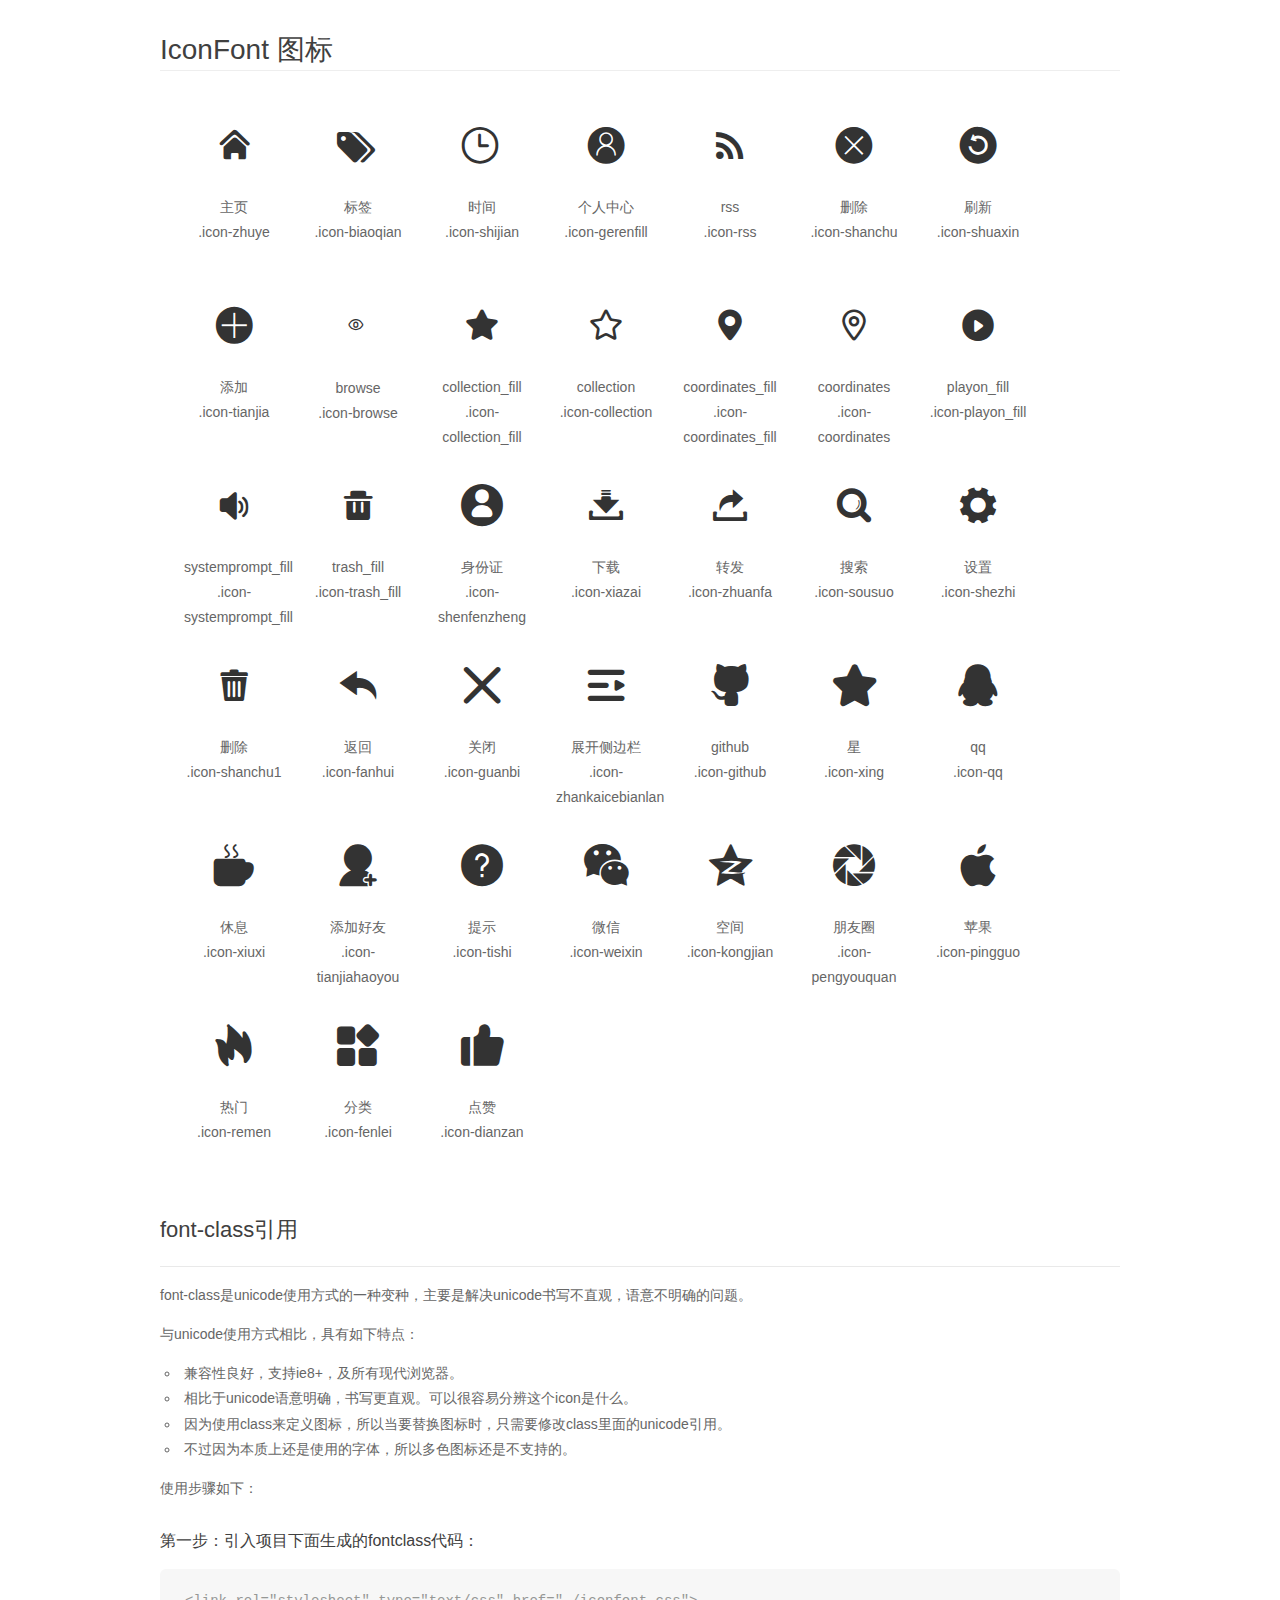
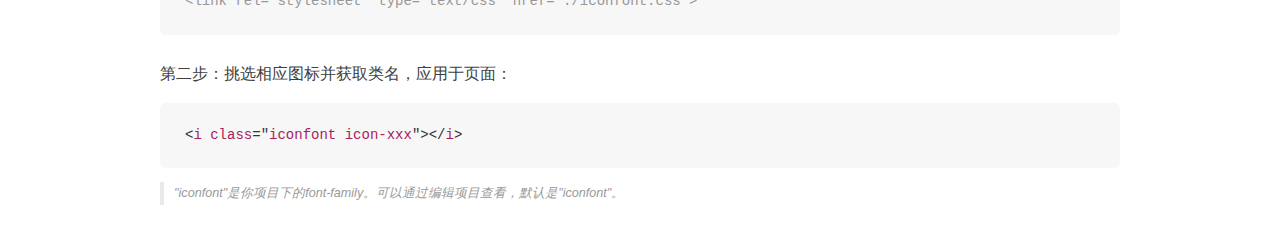
<file: myBlog1.0/IconFont/demo_fontclass.html>
<!DOCTYPE html>
<html>
<head>
    <meta charset="utf-8"/>
    <title>IconFont</title>
    <link rel="stylesheet" href="demo.css">
    <link rel="stylesheet" href="iconfont.css">
</head>
<body>
    <div class="main markdown">
        <h1>IconFont 图标</h1>
        <ul class="icon_lists clear">
            
                <li>
                <i class="icon iconfont icon-zhuye"></i>
                    <div class="name">主页</div>
                    <div class="fontclass">.icon-zhuye</div>
                </li>
            
                <li>
                <i class="icon iconfont icon-biaoqian"></i>
                    <div class="name">标签</div>
                    <div class="fontclass">.icon-biaoqian</div>
                </li>
            
                <li>
                <i class="icon iconfont icon-shijian"></i>
                    <div class="name">时间</div>
                    <div class="fontclass">.icon-shijian</div>
                </li>
            
                <li>
                <i class="icon iconfont icon-gerenfill"></i>
                    <div class="name">个人中心</div>
                    <div class="fontclass">.icon-gerenfill</div>
                </li>
            
                <li>
                <i class="icon iconfont icon-rss"></i>
                    <div class="name">rss</div>
                    <div class="fontclass">.icon-rss</div>
                </li>
            
                <li>
                <i class="icon iconfont icon-shanchu"></i>
                    <div class="name">删除</div>
                    <div class="fontclass">.icon-shanchu</div>
                </li>
            
                <li>
                <i class="icon iconfont icon-shuaxin"></i>
                    <div class="name">刷新</div>
                    <div class="fontclass">.icon-shuaxin</div>
                </li>
            
                <li>
                <i class="icon iconfont icon-tianjia"></i>
                    <div class="name">添加</div>
                    <div class="fontclass">.icon-tianjia</div>
                </li>
            
                <li>
                <i class="icon iconfont icon-browse"></i>
                    <div class="name">browse</div>
                    <div class="fontclass">.icon-browse</div>
                </li>
            
                <li>
                <i class="icon iconfont icon-collection_fill"></i>
                    <div class="name">collection_fill</div>
                    <div class="fontclass">.icon-collection_fill</div>
                </li>
            
                <li>
                <i class="icon iconfont icon-collection"></i>
                    <div class="name">collection</div>
                    <div class="fontclass">.icon-collection</div>
                </li>
            
                <li>
                <i class="icon iconfont icon-coordinates_fill"></i>
                    <div class="name">coordinates_fill</div>
                    <div class="fontclass">.icon-coordinates_fill</div>
                </li>
            
                <li>
                <i class="icon iconfont icon-coordinates"></i>
                    <div class="name">coordinates</div>
                    <div class="fontclass">.icon-coordinates</div>
                </li>
            
                <li>
                <i class="icon iconfont icon-playon_fill"></i>
                    <div class="name">playon_fill</div>
                    <div class="fontclass">.icon-playon_fill</div>
                </li>
            
                <li>
                <i class="icon iconfont icon-systemprompt_fill"></i>
                    <div class="name">systemprompt_fill</div>
                    <div class="fontclass">.icon-systemprompt_fill</div>
                </li>
            
                <li>
                <i class="icon iconfont icon-trash_fill"></i>
                    <div class="name">trash_fill</div>
                    <div class="fontclass">.icon-trash_fill</div>
                </li>
            
                <li>
                <i class="icon iconfont icon-shenfenzheng"></i>
                    <div class="name">身份证</div>
                    <div class="fontclass">.icon-shenfenzheng</div>
                </li>
            
                <li>
                <i class="icon iconfont icon-xiazai"></i>
                    <div class="name">下载</div>
                    <div class="fontclass">.icon-xiazai</div>
                </li>
            
                <li>
                <i class="icon iconfont icon-zhuanfa"></i>
                    <div class="name">转发</div>
                    <div class="fontclass">.icon-zhuanfa</div>
                </li>
            
                <li>
                <i class="icon iconfont icon-sousuo"></i>
                    <div class="name">搜索</div>
                    <div class="fontclass">.icon-sousuo</div>
                </li>
            
                <li>
                <i class="icon iconfont icon-shezhi"></i>
                    <div class="name">设置</div>
                    <div class="fontclass">.icon-shezhi</div>
                </li>
            
                <li>
                <i class="icon iconfont icon-shanchu1"></i>
                    <div class="name">删除</div>
                    <div class="fontclass">.icon-shanchu1</div>
                </li>
            
                <li>
                <i class="icon iconfont icon-fanhui"></i>
                    <div class="name">返回</div>
                    <div class="fontclass">.icon-fanhui</div>
                </li>
            
                <li>
                <i class="icon iconfont icon-guanbi"></i>
                    <div class="name">关闭</div>
                    <div class="fontclass">.icon-guanbi</div>
                </li>
            
                <li>
                <i class="icon iconfont icon-zhankaicebianlan"></i>
                    <div class="name">展开侧边栏</div>
                    <div class="fontclass">.icon-zhankaicebianlan</div>
                </li>
            
                <li>
                <i class="icon iconfont icon-github"></i>
                    <div class="name">github</div>
                    <div class="fontclass">.icon-github</div>
                </li>
            
                <li>
                <i class="icon iconfont icon-xing"></i>
                    <div class="name">星</div>
                    <div class="fontclass">.icon-xing</div>
                </li>
            
                <li>
                <i class="icon iconfont icon-qq"></i>
                    <div class="name">qq</div>
                    <div class="fontclass">.icon-qq</div>
                </li>
            
                <li>
                <i class="icon iconfont icon-xiuxi"></i>
                    <div class="name">休息</div>
                    <div class="fontclass">.icon-xiuxi</div>
                </li>
            
                <li>
                <i class="icon iconfont icon-tianjiahaoyou"></i>
                    <div class="name">添加好友</div>
                    <div class="fontclass">.icon-tianjiahaoyou</div>
                </li>
            
                <li>
                <i class="icon iconfont icon-tishi"></i>
                    <div class="name">提示</div>
                    <div class="fontclass">.icon-tishi</div>
                </li>
            
                <li>
                <i class="icon iconfont icon-weixin"></i>
                    <div class="name">微信</div>
                    <div class="fontclass">.icon-weixin</div>
                </li>
            
                <li>
                <i class="icon iconfont icon-kongjian"></i>
                    <div class="name">空间</div>
                    <div class="fontclass">.icon-kongjian</div>
                </li>
            
                <li>
                <i class="icon iconfont icon-pengyouquan"></i>
                    <div class="name">朋友圈</div>
                    <div class="fontclass">.icon-pengyouquan</div>
                </li>
            
                <li>
                <i class="icon iconfont icon-pingguo"></i>
                    <div class="name">苹果</div>
                    <div class="fontclass">.icon-pingguo</div>
                </li>
            
                <li>
                <i class="icon iconfont icon-remen"></i>
                    <div class="name">热门</div>
                    <div class="fontclass">.icon-remen</div>
                </li>
            
                <li>
                <i class="icon iconfont icon-fenlei"></i>
                    <div class="name">分类</div>
                    <div class="fontclass">.icon-fenlei</div>
                </li>
            
                <li>
                <i class="icon iconfont icon-dianzan"></i>
                    <div class="name">点赞</div>
                    <div class="fontclass">.icon-dianzan</div>
                </li>
            
        </ul>

        <h2 id="font-class-">font-class引用</h2>
        <hr>

        <p>font-class是unicode使用方式的一种变种，主要是解决unicode书写不直观，语意不明确的问题。</p>
        <p>与unicode使用方式相比，具有如下特点：</p>
        <ul>
        <li>兼容性良好，支持ie8+，及所有现代浏览器。</li>
        <li>相比于unicode语意明确，书写更直观。可以很容易分辨这个icon是什么。</li>
        <li>因为使用class来定义图标，所以当要替换图标时，只需要修改class里面的unicode引用。</li>
        <li>不过因为本质上还是使用的字体，所以多色图标还是不支持的。</li>
        </ul>
        <p>使用步骤如下：</p>
        <h3 id="-fontclass-">第一步：引入项目下面生成的fontclass代码：</h3>


        <pre><code class="lang-js hljs javascript"><span class="hljs-comment">&lt;link rel="stylesheet" type="text/css" href="./iconfont.css"&gt;</span></code></pre>
        <h3 id="-">第二步：挑选相应图标并获取类名，应用于页面：</h3>
        <pre><code class="lang-css hljs">&lt;<span class="hljs-selector-tag">i</span> <span class="hljs-selector-tag">class</span>="<span class="hljs-selector-tag">iconfont</span> <span class="hljs-selector-tag">icon-xxx</span>"&gt;&lt;/<span class="hljs-selector-tag">i</span>&gt;</code></pre>
        <blockquote>
        <p>"iconfont"是你项目下的font-family。可以通过编辑项目查看，默认是"iconfont"。</p>
        </blockquote>
    </div>
</body>
</html>
</file>
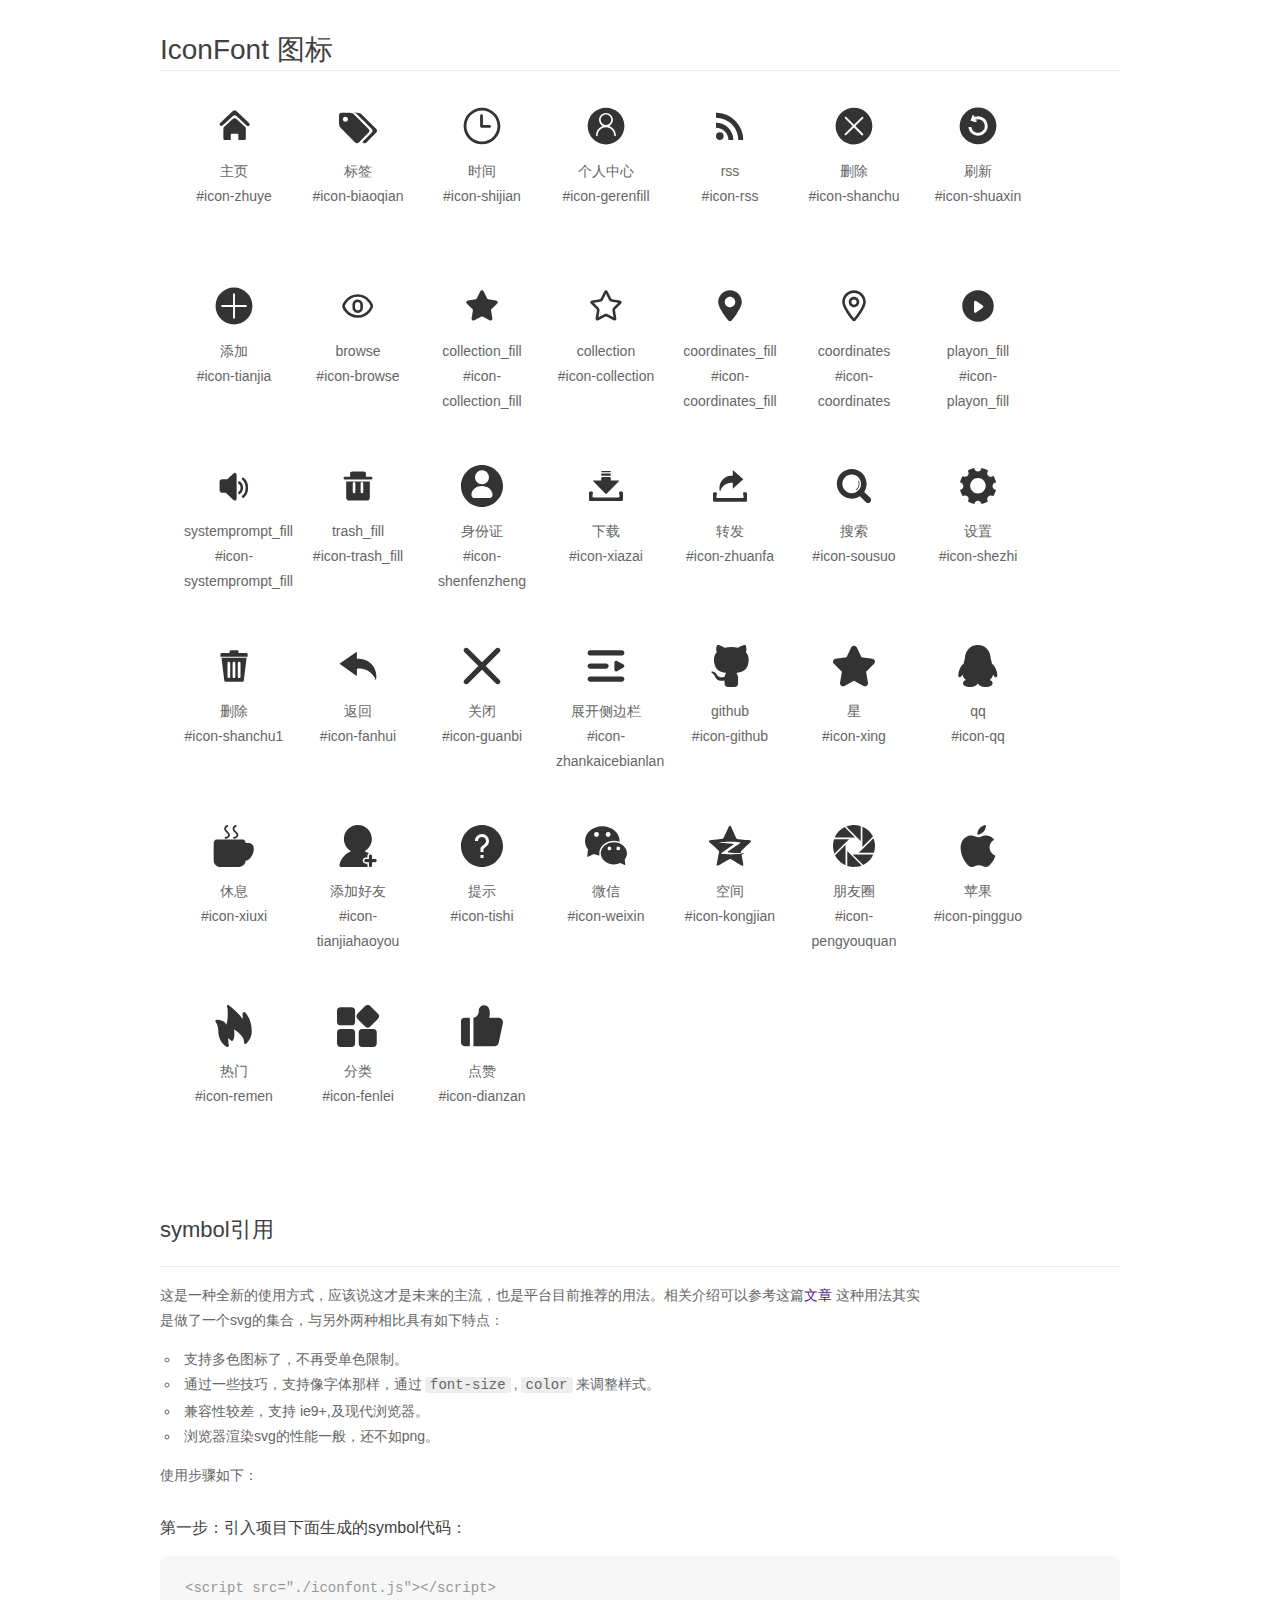
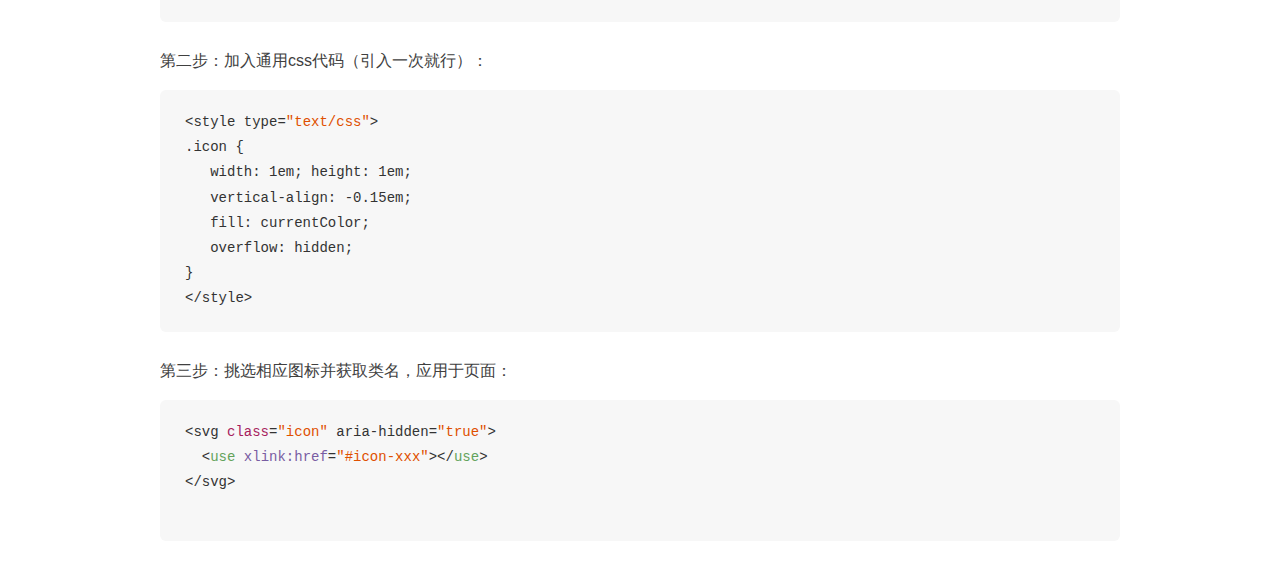
<file: myBlog1.0/IconFont/demo_symbol.html>
<!DOCTYPE html>
<html>
<head>
    <meta charset="utf-8"/>
    <title>IconFont</title>
    <link rel="stylesheet" href="demo.css">
    <script src="iconfont.js"></script>

    <style type="text/css">
        .icon {
          /* 通过设置 font-size 来改变图标大小 */
          width: 1em; height: 1em;
          /* 图标和文字相邻时，垂直对齐 */
          vertical-align: -0.15em;
          /* 通过设置 color 来改变 SVG 的颜色/fill */
          fill: currentColor;
          /* path 和 stroke 溢出 viewBox 部分在 IE 下会显示
             normalize.css 中也包含这行 */
          overflow: hidden;
        }

    </style>
</head>
<body>
    <div class="main markdown">
        <h1>IconFont 图标</h1>
        <ul class="icon_lists clear">
            
                <li>
                    <svg class="icon" aria-hidden="true">
                        <use xlink:href="#icon-zhuye"></use>
                    </svg>
                    <div class="name">主页</div>
                    <div class="fontclass">#icon-zhuye</div>
                </li>
            
                <li>
                    <svg class="icon" aria-hidden="true">
                        <use xlink:href="#icon-biaoqian"></use>
                    </svg>
                    <div class="name">标签</div>
                    <div class="fontclass">#icon-biaoqian</div>
                </li>
            
                <li>
                    <svg class="icon" aria-hidden="true">
                        <use xlink:href="#icon-shijian"></use>
                    </svg>
                    <div class="name">时间</div>
                    <div class="fontclass">#icon-shijian</div>
                </li>
            
                <li>
                    <svg class="icon" aria-hidden="true">
                        <use xlink:href="#icon-gerenfill"></use>
                    </svg>
                    <div class="name">个人中心</div>
                    <div class="fontclass">#icon-gerenfill</div>
                </li>
            
                <li>
                    <svg class="icon" aria-hidden="true">
                        <use xlink:href="#icon-rss"></use>
                    </svg>
                    <div class="name">rss</div>
                    <div class="fontclass">#icon-rss</div>
                </li>
            
                <li>
                    <svg class="icon" aria-hidden="true">
                        <use xlink:href="#icon-shanchu"></use>
                    </svg>
                    <div class="name">删除</div>
                    <div class="fontclass">#icon-shanchu</div>
                </li>
            
                <li>
                    <svg class="icon" aria-hidden="true">
                        <use xlink:href="#icon-shuaxin"></use>
                    </svg>
                    <div class="name">刷新</div>
                    <div class="fontclass">#icon-shuaxin</div>
                </li>
            
                <li>
                    <svg class="icon" aria-hidden="true">
                        <use xlink:href="#icon-tianjia"></use>
                    </svg>
                    <div class="name">添加</div>
                    <div class="fontclass">#icon-tianjia</div>
                </li>
            
                <li>
                    <svg class="icon" aria-hidden="true">
                        <use xlink:href="#icon-browse"></use>
                    </svg>
                    <div class="name">browse</div>
                    <div class="fontclass">#icon-browse</div>
                </li>
            
                <li>
                    <svg class="icon" aria-hidden="true">
                        <use xlink:href="#icon-collection_fill"></use>
                    </svg>
                    <div class="name">collection_fill</div>
                    <div class="fontclass">#icon-collection_fill</div>
                </li>
            
                <li>
                    <svg class="icon" aria-hidden="true">
                        <use xlink:href="#icon-collection"></use>
                    </svg>
                    <div class="name">collection</div>
                    <div class="fontclass">#icon-collection</div>
                </li>
            
                <li>
                    <svg class="icon" aria-hidden="true">
                        <use xlink:href="#icon-coordinates_fill"></use>
                    </svg>
                    <div class="name">coordinates_fill</div>
                    <div class="fontclass">#icon-coordinates_fill</div>
                </li>
            
                <li>
                    <svg class="icon" aria-hidden="true">
                        <use xlink:href="#icon-coordinates"></use>
                    </svg>
                    <div class="name">coordinates</div>
                    <div class="fontclass">#icon-coordinates</div>
                </li>
            
                <li>
                    <svg class="icon" aria-hidden="true">
                        <use xlink:href="#icon-playon_fill"></use>
                    </svg>
                    <div class="name">playon_fill</div>
                    <div class="fontclass">#icon-playon_fill</div>
                </li>
            
                <li>
                    <svg class="icon" aria-hidden="true">
                        <use xlink:href="#icon-systemprompt_fill"></use>
                    </svg>
                    <div class="name">systemprompt_fill</div>
                    <div class="fontclass">#icon-systemprompt_fill</div>
                </li>
            
                <li>
                    <svg class="icon" aria-hidden="true">
                        <use xlink:href="#icon-trash_fill"></use>
                    </svg>
                    <div class="name">trash_fill</div>
                    <div class="fontclass">#icon-trash_fill</div>
                </li>
            
                <li>
                    <svg class="icon" aria-hidden="true">
                        <use xlink:href="#icon-shenfenzheng"></use>
                    </svg>
                    <div class="name">身份证</div>
                    <div class="fontclass">#icon-shenfenzheng</div>
                </li>
            
                <li>
                    <svg class="icon" aria-hidden="true">
                        <use xlink:href="#icon-xiazai"></use>
                    </svg>
                    <div class="name">下载</div>
                    <div class="fontclass">#icon-xiazai</div>
                </li>
            
                <li>
                    <svg class="icon" aria-hidden="true">
                        <use xlink:href="#icon-zhuanfa"></use>
                    </svg>
                    <div class="name">转发</div>
                    <div class="fontclass">#icon-zhuanfa</div>
                </li>
            
                <li>
                    <svg class="icon" aria-hidden="true">
                        <use xlink:href="#icon-sousuo"></use>
                    </svg>
                    <div class="name">搜索</div>
                    <div class="fontclass">#icon-sousuo</div>
                </li>
            
                <li>
                    <svg class="icon" aria-hidden="true">
                        <use xlink:href="#icon-shezhi"></use>
                    </svg>
                    <div class="name">设置</div>
                    <div class="fontclass">#icon-shezhi</div>
                </li>
            
                <li>
                    <svg class="icon" aria-hidden="true">
                        <use xlink:href="#icon-shanchu1"></use>
                    </svg>
                    <div class="name">删除</div>
                    <div class="fontclass">#icon-shanchu1</div>
                </li>
            
                <li>
                    <svg class="icon" aria-hidden="true">
                        <use xlink:href="#icon-fanhui"></use>
                    </svg>
                    <div class="name">返回</div>
                    <div class="fontclass">#icon-fanhui</div>
                </li>
            
                <li>
                    <svg class="icon" aria-hidden="true">
                        <use xlink:href="#icon-guanbi"></use>
                    </svg>
                    <div class="name">关闭</div>
                    <div class="fontclass">#icon-guanbi</div>
                </li>
            
                <li>
                    <svg class="icon" aria-hidden="true">
                        <use xlink:href="#icon-zhankaicebianlan"></use>
                    </svg>
                    <div class="name">展开侧边栏</div>
                    <div class="fontclass">#icon-zhankaicebianlan</div>
                </li>
            
                <li>
                    <svg class="icon" aria-hidden="true">
                        <use xlink:href="#icon-github"></use>
                    </svg>
                    <div class="name">github</div>
                    <div class="fontclass">#icon-github</div>
                </li>
            
                <li>
                    <svg class="icon" aria-hidden="true">
                        <use xlink:href="#icon-xing"></use>
                    </svg>
                    <div class="name">星</div>
                    <div class="fontclass">#icon-xing</div>
                </li>
            
                <li>
                    <svg class="icon" aria-hidden="true">
                        <use xlink:href="#icon-qq"></use>
                    </svg>
                    <div class="name">qq</div>
                    <div class="fontclass">#icon-qq</div>
                </li>
            
                <li>
                    <svg class="icon" aria-hidden="true">
                        <use xlink:href="#icon-xiuxi"></use>
                    </svg>
                    <div class="name">休息</div>
                    <div class="fontclass">#icon-xiuxi</div>
                </li>
            
                <li>
                    <svg class="icon" aria-hidden="true">
                        <use xlink:href="#icon-tianjiahaoyou"></use>
                    </svg>
                    <div class="name">添加好友</div>
                    <div class="fontclass">#icon-tianjiahaoyou</div>
                </li>
            
                <li>
                    <svg class="icon" aria-hidden="true">
                        <use xlink:href="#icon-tishi"></use>
                    </svg>
                    <div class="name">提示</div>
                    <div class="fontclass">#icon-tishi</div>
                </li>
            
                <li>
                    <svg class="icon" aria-hidden="true">
                        <use xlink:href="#icon-weixin"></use>
                    </svg>
                    <div class="name">微信</div>
                    <div class="fontclass">#icon-weixin</div>
                </li>
            
                <li>
                    <svg class="icon" aria-hidden="true">
                        <use xlink:href="#icon-kongjian"></use>
                    </svg>
                    <div class="name">空间</div>
                    <div class="fontclass">#icon-kongjian</div>
                </li>
            
                <li>
                    <svg class="icon" aria-hidden="true">
                        <use xlink:href="#icon-pengyouquan"></use>
                    </svg>
                    <div class="name">朋友圈</div>
                    <div class="fontclass">#icon-pengyouquan</div>
                </li>
            
                <li>
                    <svg class="icon" aria-hidden="true">
                        <use xlink:href="#icon-pingguo"></use>
                    </svg>
                    <div class="name">苹果</div>
                    <div class="fontclass">#icon-pingguo</div>
                </li>
            
                <li>
                    <svg class="icon" aria-hidden="true">
                        <use xlink:href="#icon-remen"></use>
                    </svg>
                    <div class="name">热门</div>
                    <div class="fontclass">#icon-remen</div>
                </li>
            
                <li>
                    <svg class="icon" aria-hidden="true">
                        <use xlink:href="#icon-fenlei"></use>
                    </svg>
                    <div class="name">分类</div>
                    <div class="fontclass">#icon-fenlei</div>
                </li>
            
                <li>
                    <svg class="icon" aria-hidden="true">
                        <use xlink:href="#icon-dianzan"></use>
                    </svg>
                    <div class="name">点赞</div>
                    <div class="fontclass">#icon-dianzan</div>
                </li>
            
        </ul>


        <h2 id="symbol-">symbol引用</h2>
        <hr>

        <p>这是一种全新的使用方式，应该说这才是未来的主流，也是平台目前推荐的用法。相关介绍可以参考这篇<a href="">文章</a>
        这种用法其实是做了一个svg的集合，与另外两种相比具有如下特点：</p>
        <ul>
          <li>支持多色图标了，不再受单色限制。</li>
          <li>通过一些技巧，支持像字体那样，通过<code>font-size</code>,<code>color</code>来调整样式。</li>
          <li>兼容性较差，支持 ie9+,及现代浏览器。</li>
          <li>浏览器渲染svg的性能一般，还不如png。</li>
        </ul>
        <p>使用步骤如下：</p>
        <h3 id="-symbol-">第一步：引入项目下面生成的symbol代码：</h3>
        <pre><code class="lang-js hljs javascript"><span class="hljs-comment">&lt;script src="./iconfont.js"&gt;&lt;/script&gt;</span></code></pre>
        <h3 id="-css-">第二步：加入通用css代码（引入一次就行）：</h3>
        <pre><code class="lang-js hljs javascript">&lt;style type=<span class="hljs-string">"text/css"</span>&gt;
.icon {
   width: <span class="hljs-number">1</span>em; height: <span class="hljs-number">1</span>em;
   vertical-align: <span class="hljs-number">-0.15</span>em;
   fill: currentColor;
   overflow: hidden;
}
&lt;<span class="hljs-regexp">/style&gt;</span></code></pre>
        <h3 id="-">第三步：挑选相应图标并获取类名，应用于页面：</h3>
        <pre><code class="lang-js hljs javascript">&lt;svg <span class="hljs-class"><span class="hljs-keyword">class</span></span>=<span class="hljs-string">"icon"</span> aria-hidden=<span class="hljs-string">"true"</span>&gt;<span class="xml"><span class="hljs-tag">
  &lt;<span class="hljs-name">use</span> <span class="hljs-attr">xlink:href</span>=<span class="hljs-string">"#icon-xxx"</span>&gt;</span><span class="hljs-tag">&lt;/<span class="hljs-name">use</span>&gt;</span>
</span>&lt;<span class="hljs-regexp">/svg&gt;
        </span></code></pre>
    </div>
</body>
</html>
</file>
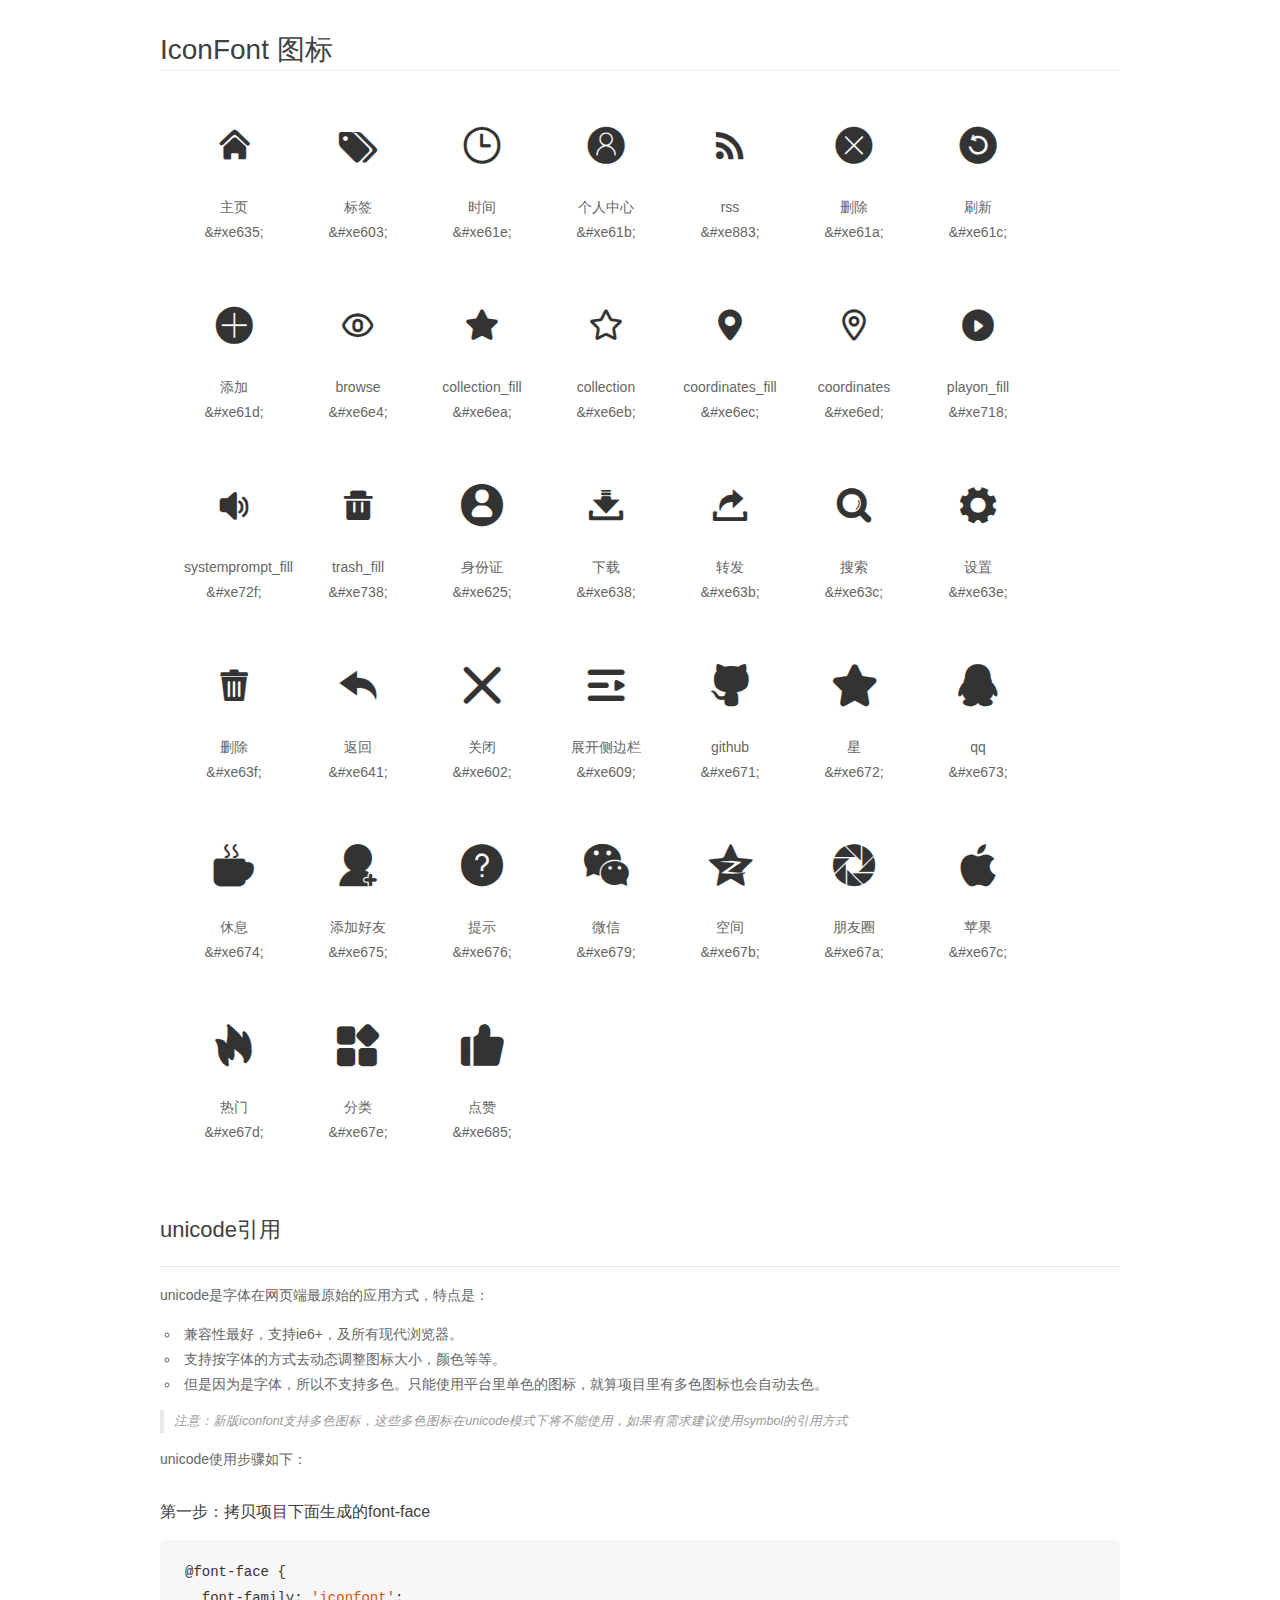
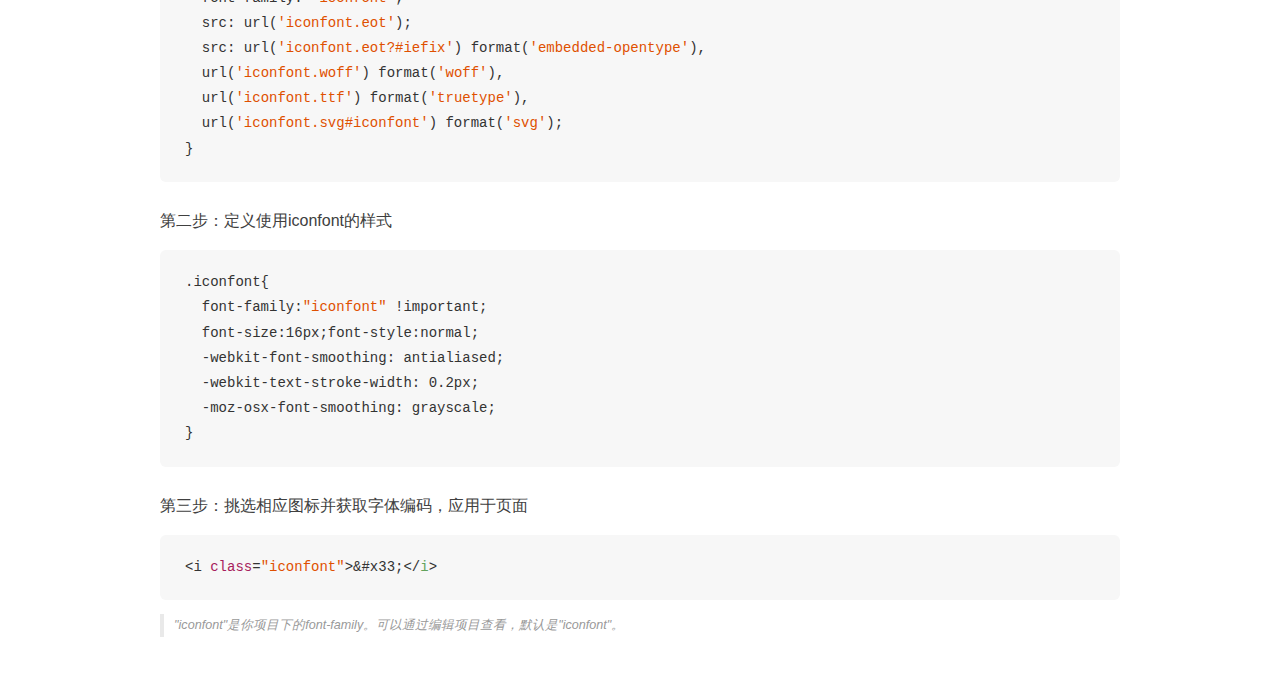
<file: myBlog1.0/IconFont/demo_unicode.html>
<!DOCTYPE html>
<html>
<head>
    <meta charset="utf-8"/>
    <title>IconFont</title>
    <link rel="stylesheet" href="demo.css">

    <style type="text/css">

        @font-face {font-family: "iconfont";
          src: url('iconfont.eot'); /* IE9*/
          src: url('iconfont.eot#iefix') format('embedded-opentype'), /* IE6-IE8 */
          url('iconfont.woff') format('woff'), /* chrome, firefox */
          url('iconfont.ttf') format('truetype'), /* chrome, firefox, opera, Safari, Android, iOS 4.2+*/
          url('iconfont.svg#iconfont') format('svg'); /* iOS 4.1- */
        }

        .iconfont {
          font-family:"iconfont" !important;
          font-size:16px;
          font-style:normal;
          -webkit-font-smoothing: antialiased;
          -webkit-text-stroke-width: 0.2px;
          -moz-osx-font-smoothing: grayscale;
        }

    </style>
</head>
<body>
    <div class="main markdown">
        <h1>IconFont 图标</h1>
        <ul class="icon_lists clear">
            
                <li>
                <i class="icon iconfont">&#xe635;</i>
                    <div class="name">主页</div>
                    <div class="code">&amp;#xe635;</div>
                </li>
            
                <li>
                <i class="icon iconfont">&#xe603;</i>
                    <div class="name">标签</div>
                    <div class="code">&amp;#xe603;</div>
                </li>
            
                <li>
                <i class="icon iconfont">&#xe61e;</i>
                    <div class="name">时间</div>
                    <div class="code">&amp;#xe61e;</div>
                </li>
            
                <li>
                <i class="icon iconfont">&#xe61b;</i>
                    <div class="name">个人中心</div>
                    <div class="code">&amp;#xe61b;</div>
                </li>
            
                <li>
                <i class="icon iconfont">&#xe883;</i>
                    <div class="name">rss</div>
                    <div class="code">&amp;#xe883;</div>
                </li>
            
                <li>
                <i class="icon iconfont">&#xe61a;</i>
                    <div class="name">删除</div>
                    <div class="code">&amp;#xe61a;</div>
                </li>
            
                <li>
                <i class="icon iconfont">&#xe61c;</i>
                    <div class="name">刷新</div>
                    <div class="code">&amp;#xe61c;</div>
                </li>
            
                <li>
                <i class="icon iconfont">&#xe61d;</i>
                    <div class="name">添加</div>
                    <div class="code">&amp;#xe61d;</div>
                </li>
            
                <li>
                <i class="icon iconfont">&#xe6e4;</i>
                    <div class="name">browse</div>
                    <div class="code">&amp;#xe6e4;</div>
                </li>
            
                <li>
                <i class="icon iconfont">&#xe6ea;</i>
                    <div class="name">collection_fill</div>
                    <div class="code">&amp;#xe6ea;</div>
                </li>
            
                <li>
                <i class="icon iconfont">&#xe6eb;</i>
                    <div class="name">collection</div>
                    <div class="code">&amp;#xe6eb;</div>
                </li>
            
                <li>
                <i class="icon iconfont">&#xe6ec;</i>
                    <div class="name">coordinates_fill</div>
                    <div class="code">&amp;#xe6ec;</div>
                </li>
            
                <li>
                <i class="icon iconfont">&#xe6ed;</i>
                    <div class="name">coordinates</div>
                    <div class="code">&amp;#xe6ed;</div>
                </li>
            
                <li>
                <i class="icon iconfont">&#xe718;</i>
                    <div class="name">playon_fill</div>
                    <div class="code">&amp;#xe718;</div>
                </li>
            
                <li>
                <i class="icon iconfont">&#xe72f;</i>
                    <div class="name">systemprompt_fill</div>
                    <div class="code">&amp;#xe72f;</div>
                </li>
            
                <li>
                <i class="icon iconfont">&#xe738;</i>
                    <div class="name">trash_fill</div>
                    <div class="code">&amp;#xe738;</div>
                </li>
            
                <li>
                <i class="icon iconfont">&#xe625;</i>
                    <div class="name">身份证</div>
                    <div class="code">&amp;#xe625;</div>
                </li>
            
                <li>
                <i class="icon iconfont">&#xe638;</i>
                    <div class="name">下载</div>
                    <div class="code">&amp;#xe638;</div>
                </li>
            
                <li>
                <i class="icon iconfont">&#xe63b;</i>
                    <div class="name">转发</div>
                    <div class="code">&amp;#xe63b;</div>
                </li>
            
                <li>
                <i class="icon iconfont">&#xe63c;</i>
                    <div class="name">搜索</div>
                    <div class="code">&amp;#xe63c;</div>
                </li>
            
                <li>
                <i class="icon iconfont">&#xe63e;</i>
                    <div class="name">设置</div>
                    <div class="code">&amp;#xe63e;</div>
                </li>
            
                <li>
                <i class="icon iconfont">&#xe63f;</i>
                    <div class="name">删除</div>
                    <div class="code">&amp;#xe63f;</div>
                </li>
            
                <li>
                <i class="icon iconfont">&#xe641;</i>
                    <div class="name">返回</div>
                    <div class="code">&amp;#xe641;</div>
                </li>
            
                <li>
                <i class="icon iconfont">&#xe602;</i>
                    <div class="name">关闭</div>
                    <div class="code">&amp;#xe602;</div>
                </li>
            
                <li>
                <i class="icon iconfont">&#xe609;</i>
                    <div class="name">展开侧边栏</div>
                    <div class="code">&amp;#xe609;</div>
                </li>
            
                <li>
                <i class="icon iconfont">&#xe671;</i>
                    <div class="name">github</div>
                    <div class="code">&amp;#xe671;</div>
                </li>
            
                <li>
                <i class="icon iconfont">&#xe672;</i>
                    <div class="name">星</div>
                    <div class="code">&amp;#xe672;</div>
                </li>
            
                <li>
                <i class="icon iconfont">&#xe673;</i>
                    <div class="name">qq</div>
                    <div class="code">&amp;#xe673;</div>
                </li>
            
                <li>
                <i class="icon iconfont">&#xe674;</i>
                    <div class="name">休息</div>
                    <div class="code">&amp;#xe674;</div>
                </li>
            
                <li>
                <i class="icon iconfont">&#xe675;</i>
                    <div class="name">添加好友</div>
                    <div class="code">&amp;#xe675;</div>
                </li>
            
                <li>
                <i class="icon iconfont">&#xe676;</i>
                    <div class="name">提示</div>
                    <div class="code">&amp;#xe676;</div>
                </li>
            
                <li>
                <i class="icon iconfont">&#xe679;</i>
                    <div class="name">微信</div>
                    <div class="code">&amp;#xe679;</div>
                </li>
            
                <li>
                <i class="icon iconfont">&#xe67b;</i>
                    <div class="name">空间</div>
                    <div class="code">&amp;#xe67b;</div>
                </li>
            
                <li>
                <i class="icon iconfont">&#xe67a;</i>
                    <div class="name">朋友圈</div>
                    <div class="code">&amp;#xe67a;</div>
                </li>
            
                <li>
                <i class="icon iconfont">&#xe67c;</i>
                    <div class="name">苹果</div>
                    <div class="code">&amp;#xe67c;</div>
                </li>
            
                <li>
                <i class="icon iconfont">&#xe67d;</i>
                    <div class="name">热门</div>
                    <div class="code">&amp;#xe67d;</div>
                </li>
            
                <li>
                <i class="icon iconfont">&#xe67e;</i>
                    <div class="name">分类</div>
                    <div class="code">&amp;#xe67e;</div>
                </li>
            
                <li>
                <i class="icon iconfont">&#xe685;</i>
                    <div class="name">点赞</div>
                    <div class="code">&amp;#xe685;</div>
                </li>
            
        </ul>
        <h2 id="unicode-">unicode引用</h2>
        <hr>

        <p>unicode是字体在网页端最原始的应用方式，特点是：</p>
        <ul>
        <li>兼容性最好，支持ie6+，及所有现代浏览器。</li>
        <li>支持按字体的方式去动态调整图标大小，颜色等等。</li>
        <li>但是因为是字体，所以不支持多色。只能使用平台里单色的图标，就算项目里有多色图标也会自动去色。</li>
        </ul>
        <blockquote>
        <p>注意：新版iconfont支持多色图标，这些多色图标在unicode模式下将不能使用，如果有需求建议使用symbol的引用方式</p>
        </blockquote>
        <p>unicode使用步骤如下：</p>
        <h3 id="-font-face">第一步：拷贝项目下面生成的font-face</h3>
        <pre><code class="lang-js hljs javascript">@font-face {
  font-family: <span class="hljs-string">'iconfont'</span>;
  src: url(<span class="hljs-string">'iconfont.eot'</span>);
  src: url(<span class="hljs-string">'iconfont.eot?#iefix'</span>) format(<span class="hljs-string">'embedded-opentype'</span>),
  url(<span class="hljs-string">'iconfont.woff'</span>) format(<span class="hljs-string">'woff'</span>),
  url(<span class="hljs-string">'iconfont.ttf'</span>) format(<span class="hljs-string">'truetype'</span>),
  url(<span class="hljs-string">'iconfont.svg#iconfont'</span>) format(<span class="hljs-string">'svg'</span>);
}
</code></pre>
        <h3 id="-iconfont-">第二步：定义使用iconfont的样式</h3>
        <pre><code class="lang-js hljs javascript">.iconfont{
  font-family:<span class="hljs-string">"iconfont"</span> !important;
  font-size:<span class="hljs-number">16</span>px;font-style:normal;
  -webkit-font-smoothing: antialiased;
  -webkit-text-stroke-width: <span class="hljs-number">0.2</span>px;
  -moz-osx-font-smoothing: grayscale;
}
</code></pre>
        <h3 id="-">第三步：挑选相应图标并获取字体编码，应用于页面</h3>
        <pre><code class="lang-js hljs javascript">&lt;i <span class="hljs-class"><span class="hljs-keyword">class</span></span>=<span class="hljs-string">"iconfont"</span>&gt;&amp;#x33;<span class="xml"><span class="hljs-tag">&lt;/<span class="hljs-name">i</span>&gt;</span></span></code></pre>

        <blockquote>
        <p>"iconfont"是你项目下的font-family。可以通过编辑项目查看，默认是"iconfont"。</p>
        </blockquote>
    </div>


</body>
</html>
</file>
<file: myBlog1.0/IconFont/iconfont.css>
@font-face {font-family: "iconfont";
  src: url('iconfont.eot?t=1524362775454'); /* IE9*/
  src: url('iconfont.eot?t=1524362775454#iefix') format('embedded-opentype'), /* IE6-IE8 */
  url('[data-uri]') format('woff'),
  url('iconfont.ttf?t=1524362775454') format('truetype'), /* chrome, firefox, opera, Safari, Android, iOS 4.2+*/
  url('iconfont.svg?t=1524362775454#iconfont') format('svg'); /* iOS 4.1- */
}

.iconfont {
  font-family:"iconfont" !important;
  font-size:16px;
  font-style:normal;
  -webkit-font-smoothing: antialiased;
  -moz-osx-font-smoothing: grayscale;
}

.icon-zhuye:before { content: "\e635"; }

.icon-biaoqian:before { content: "\e603"; padding-right: 5px;}

.icon-shijian:before { content: "\e61e"; padding-right: 5px;}

.icon-gerenfill:before { content: "\e61b"; }

.icon-rss:before { content: "\e883"; }

.icon-shanchu:before { content: "\e61a"; }

.icon-shuaxin:before { content: "\e61c"; }

.icon-tianjia:before { content: "\e61d"; }

.icon-browse:before { content: "\e6e4"; padding-right:5px; font-size: 20px; vertical-align: middle;}

.icon-collection_fill:before { content: "\e6ea"; }

.icon-collection:before { content: "\e6eb"; }

.icon-coordinates_fill:before { content: "\e6ec"; }

.icon-coordinates:before { content: "\e6ed"; }

.icon-playon_fill:before { content: "\e718"; }

.icon-systemprompt_fill:before { content: "\e72f"; }

.icon-trash_fill:before { content: "\e738"; }

.icon-shenfenzheng:before { content: "\e625"; }

.icon-xiazai:before { content: "\e638"; }

.icon-zhuanfa:before { content: "\e63b"; }

.icon-sousuo:before { content: "\e63c"; }

.icon-shezhi:before { content: "\e63e"; }

.icon-shanchu1:before { content: "\e63f"; }

.icon-fanhui:before { content: "\e641"; }

.icon-guanbi:before { content: "\e602"; }

.icon-zhankaicebianlan:before { content: "\e609"; }

.icon-github:before { content: "\e671"; }

.icon-xing:before { content: "\e672"; }

.icon-qq:before { content: "\e673"; }

.icon-xiuxi:before { content: "\e674"; }

.icon-tianjiahaoyou:before { content: "\e675"; }

.icon-tishi:before { content: "\e676"; }

.icon-weixin:before { content: "\e679"; }

.icon-kongjian:before { content: "\e67b"; }

.icon-pengyouquan:before { content: "\e67a"; }

.icon-pingguo:before { content: "\e67c"; }

.icon-remen:before { content: "\e67d"; }

.icon-fenlei:before { content: "\e67e"; }

.icon-dianzan:before { content: "\e685"; }
</file>
<file: myBlog1.0/IconFont/demo.css>
*{margin: 0;padding: 0;list-style: none;}
/*
KISSY CSS Reset
理念：1. reset 的目的不是清除浏览器的默认样式，这仅是部分工作。清除和重置是紧密不可分的。
2. reset 的目的不是让默认样式在所有浏览器下一致，而是减少默认样式有可能带来的问题。
3. reset 期望提供一套普适通用的基础样式。但没有银弹，推荐根据具体需求，裁剪和修改后再使用。
特色：1. 适应中文；2. 基于最新主流浏览器。
维护：玉伯<lifesinger@gmail.com>, 正淳<ragecarrier@gmail.com>
 */

/** 清除内外边距 **/
body, h1, h2, h3, h4, h5, h6, hr, p, blockquote, /* structural elements 结构元素 */
dl, dt, dd, ul, ol, li, /* list elements 列表元素 */
pre, /* text formatting elements 文本格式元素 */
form, fieldset, legend, button, input, textarea, /* form elements 表单元素 */
th, td /* table elements 表格元素 */ {
  margin: 0;
  padding: 0;
}

/** 设置默认字体 **/
body,
button, input, select, textarea /* for ie */ {
  font: 12px/1.5 tahoma, arial, \5b8b\4f53, sans-serif;
}
h1, h2, h3, h4, h5, h6 { font-size: 100%; }
address, cite, dfn, em, var { font-style: normal; } /* 将斜体扶正 */
code, kbd, pre, samp { font-family: courier new, courier, monospace; } /* 统一等宽字体 */
small { font-size: 12px; } /* 小于 12px 的中文很难阅读，让 small 正常化 */

/** 重置列表元素 **/
ul, ol { list-style: none; }

/** 重置文本格式元素 **/
a { text-decoration: none; }
a:hover { text-decoration: underline; }


/** 重置表单元素 **/
legend { color: #000; } /* for ie6 */
fieldset, img { border: 0; } /* img 搭车：让链接里的 img 无边框 */
button, input, select, textarea { font-size: 100%; } /* 使得表单元素在 ie 下能继承字体大小 */
/* 注：optgroup 无法扶正 */

/** 重置表格元素 **/
table { border-collapse: collapse; border-spacing: 0; }

/* 清除浮动 */
.ks-clear:after, .clear:after {
  content: '\20';
  display: block;
  height: 0;
  clear: both;
}
.ks-clear, .clear {
  *zoom: 1;
}

.main {
  padding: 30px 100px;
width: 960px;
margin: 0 auto;
}
.main h1{font-size:36px; color:#333; text-align:left;margin-bottom:30px; border-bottom: 1px solid #eee;}

.helps{margin-top:40px;}
.helps pre{
  padding:20px;
  margin:10px 0;
  border:solid 1px #e7e1cd;
  background-color: #fffdef;
  overflow: auto;
}

.icon_lists{
  width: 100% !important;

}

.icon_lists li{
  float:left;
  width: 100px;
  height:180px;
  text-align: center;
  list-style: none !important;
}
.icon_lists .icon{
  font-size: 42px;
  line-height: 100px;
  margin: 10px 0;
  color:#333;
  -webkit-transition: font-size 0.25s ease-out 0s;
  -moz-transition: font-size 0.25s ease-out 0s;
  transition: font-size 0.25s ease-out 0s;

}
.icon_lists .icon:hover{
  font-size: 100px;
}



.markdown {
  color: #666;
  font-size: 14px;
  line-height: 1.8;
}

.highlight {
  line-height: 1.5;
}

.markdown img {
  vertical-align: middle;
  max-width: 100%;
}

.markdown h1 {
  color: #404040;
  font-weight: 500;
  line-height: 40px;
  margin-bottom: 24px;
}

.markdown h2,
.markdown h3,
.markdown h4,
.markdown h5,
.markdown h6 {
  color: #404040;
  margin: 1.6em 0 0.6em 0;
  font-weight: 500;
  clear: both;
}

.markdown h1 {
  font-size: 28px;
}

.markdown h2 {
  font-size: 22px;
}

.markdown h3 {
  font-size: 16px;
}

.markdown h4 {
  font-size: 14px;
}

.markdown h5 {
  font-size: 12px;
}

.markdown h6 {
  font-size: 12px;
}

.markdown hr {
  height: 1px;
  border: 0;
  background: #e9e9e9;
  margin: 16px 0;
  clear: both;
}

.markdown p,
.markdown pre {
  margin: 1em 0;
}

.markdown > p,
.markdown > blockquote,
.markdown > .highlight,
.markdown > ol,
.markdown > ul {
  width: 80%;
}

.markdown ul > li {
  list-style: circle;
}

.markdown > ul li,
.markdown blockquote ul > li {
  margin-left: 20px;
  padding-left: 4px;
}

.markdown > ul li p,
.markdown > ol li p {
  margin: 0.6em 0;
}

.markdown ol > li {
  list-style: decimal;
}

.markdown > ol li,
.markdown blockquote ol > li {
  margin-left: 20px;
  padding-left: 4px;
}

.markdown code {
  margin: 0 3px;
  padding: 0 5px;
  background: #eee;
  border-radius: 3px;
}

.markdown pre {
  border-radius: 6px;
  background: #f7f7f7;
  padding: 20px;
}

.markdown pre code {
  border: none;
  background: #f7f7f7;
  margin: 0;
}

.markdown strong,
.markdown b {
  font-weight: 600;
}

.markdown > table {
  border-collapse: collapse;
  border-spacing: 0px;
  empty-cells: show;
  border: 1px solid #e9e9e9;
  width: 95%;
  margin-bottom: 24px;
}

.markdown > table th {
  white-space: nowrap;
  color: #333;
  font-weight: 600;

}

.markdown > table th,
.markdown > table td {
  border: 1px solid #e9e9e9;
  padding: 8px 16px;
  text-align: left;
}

.markdown > table th {
  background: #F7F7F7;
}

.markdown blockquote {
  font-size: 90%;
  color: #999;
  border-left: 4px solid #e9e9e9;
  padding-left: 0.8em;
  margin: 1em 0;
  font-style: italic;
}

.markdown blockquote p {
  margin: 0;
}

.markdown .anchor {
  opacity: 0;
  transition: opacity 0.3s ease;
  margin-left: 8px;
}

.markdown .waiting {
  color: #ccc;
}

.markdown h1:hover .anchor,
.markdown h2:hover .anchor,
.markdown h3:hover .anchor,
.markdown h4:hover .anchor,
.markdown h5:hover .anchor,
.markdown h6:hover .anchor {
  opacity: 1;
  display: inline-block;
}

.markdown > br,
.markdown > p > br {
  clear: both;
}


.hljs {
  display: block;
  background: white;
  padding: 0.5em;
  color: #333333;
  overflow-x: auto;
}

.hljs-comment,
.hljs-meta {
  color: #969896;
}

.hljs-string,
.hljs-variable,
.hljs-template-variable,
.hljs-strong,
.hljs-emphasis,
.hljs-quote {
  color: #df5000;
}

.hljs-keyword,
.hljs-selector-tag,
.hljs-type {
  color: #a71d5d;
}

.hljs-literal,
.hljs-symbol,
.hljs-bullet,
.hljs-attribute {
  color: #0086b3;
}

.hljs-section,
.hljs-name {
  color: #63a35c;
}

.hljs-tag {
  color: #333333;
}

.hljs-title,
.hljs-attr,
.hljs-selector-id,
.hljs-selector-class,
.hljs-selector-attr,
.hljs-selector-pseudo {
  color: #795da3;
}

.hljs-addition {
  color: #55a532;
  background-color: #eaffea;
}

.hljs-deletion {
  color: #bd2c00;
  background-color: #ffecec;
}

.hljs-link {
  text-decoration: underline;
}

pre{
  background: #fff;
}
</file>
